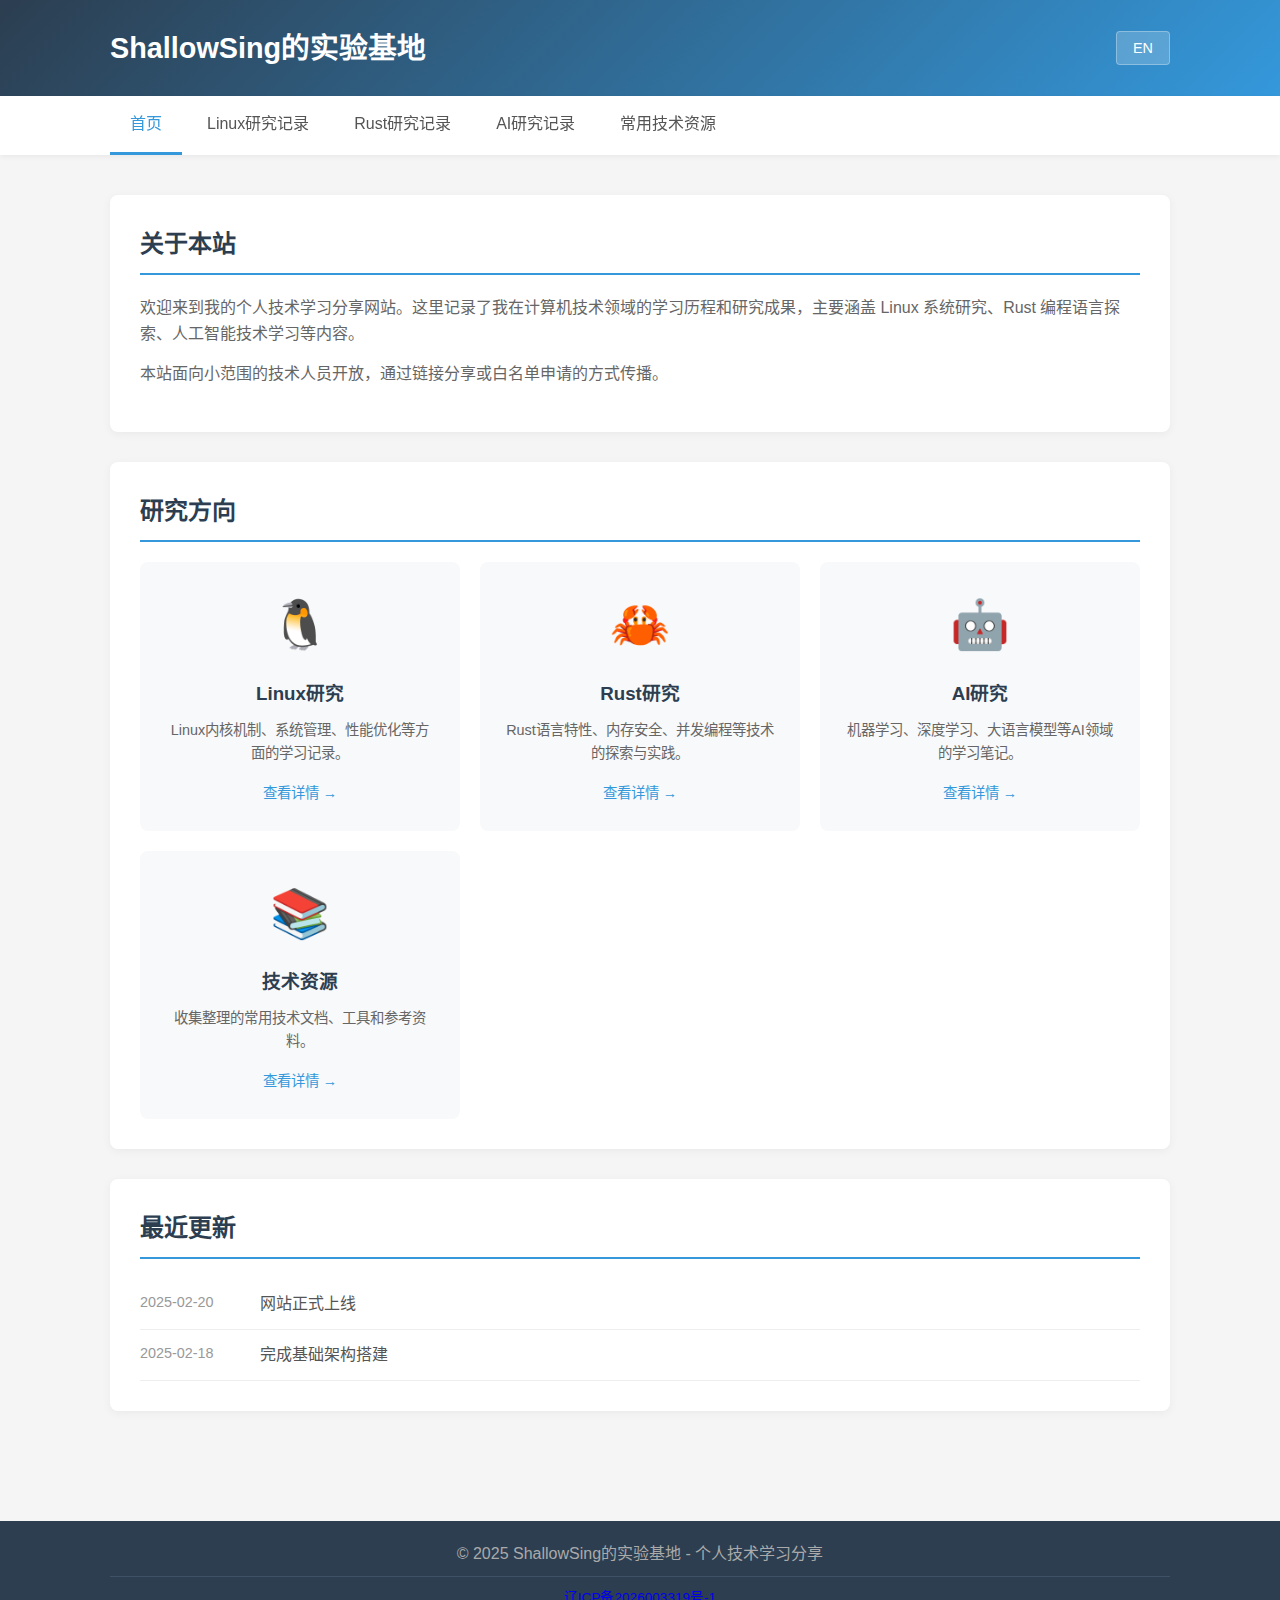
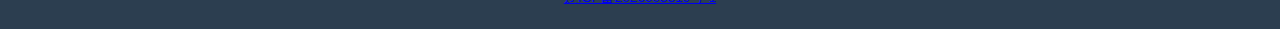
<file: index.html>
<!DOCTYPE html>
<html lang="zh-CN">
<head>
    <meta charset="UTF-8">
    <meta name="viewport" content="width=device-width, initial-scale=1.0">
    <title>ShallowSing的实验基地</title>
    <link rel="stylesheet" href="css/style.css">
</head>
<body>
    <header>
        <div class="container">
            <h1 class="site-title" data-zh="ShallowSing的实验基地" data-en="ShallowSing's Lab">ShallowSing的实验基地</h1>
            <button id="lang-toggle" class="lang-btn">EN</button>
        </div>
    </header>

    <nav>
        <div class="container">
            <ul class="nav-list">
                <li><a href="index.html" class="active" data-zh="首页" data-en="Home">首页</a></li>
                <li><a href="linux.html" data-zh="Linux研究记录" data-en="Linux Notes">Linux研究记录</a></li>
                <li><a href="rust.html" data-zh="Rust研究记录" data-en="Rust Notes">Rust研究记录</a></li>
                <li><a href="ai.html" data-zh="AI研究记录" data-en="AI Notes">AI研究记录</a></li>
                <li><a href="resources.html" data-zh="常用技术资源" data-en="Tech Resources">常用技术资源</a></li>
            </ul>
        </div>
    </nav>

    <main>
        <div class="container">
            <section class="intro-section">
                <h2 data-zh="关于本站" data-en="About">关于本站</h2>
                <p data-zh="欢迎来到我的个人技术学习分享网站。这里记录了我在计算机技术领域的学习历程和研究成果，主要涵盖 Linux 系统研究、Rust 编程语言探索、人工智能技术学习等内容。" data-en="Welcome to my personal tech learning website. Here I document my learning journey and research in computer technology, mainly covering Linux system research, Rust programming language exploration, and AI technology learning.">
                    欢迎来到我的个人技术学习分享网站。这里记录了我在计算机技术领域的学习历程和研究成果，主要涵盖 Linux 系统研究、Rust 编程语言探索、人工智能技术学习等内容。
                </p>
                <p data-zh="本站面向小范围的技术人员开放，通过链接分享或白名单申请的方式传播。" data-en="This site is open to a small group of technical personnel, shared via links or whitelist application.">
                    本站面向小范围的技术人员开放，通过链接分享或白名单申请的方式传播。
                </p>
            </section>

            <section class="topics-section">
                <h2 data-zh="研究方向" data-en="Research Topics">研究方向</h2>
                <div class="topics-grid">
                    <div class="topic-card">
                        <div class="topic-icon">🐧</div>
                        <h3 data-zh="Linux研究" data-en="Linux Research">Linux研究</h3>
                        <p data-zh="Linux内核机制、系统管理、性能优化等方面的学习记录。" data-en="Learning notes on Linux kernel mechanisms, system administration, and performance optimization.">Linux内核机制、系统管理、性能优化等方面的学习记录。</p>
                        <a href="linux.html" class="topic-link" data-zh="查看详情 →" data-en="View Details →">查看详情 →</a>
                    </div>
                    <div class="topic-card">
                        <div class="topic-icon">🦀</div>
                        <h3 data-zh="Rust研究" data-en="Rust Research">Rust研究</h3>
                        <p data-zh="Rust语言特性、内存安全、并发编程等技术的探索与实践。" data-en="Exploration and practice of Rust language features, memory safety, and concurrent programming.">Rust语言特性、内存安全、并发编程等技术的探索与实践。</p>
                        <a href="rust.html" class="topic-link" data-zh="查看详情 →" data-en="View Details →">查看详情 →</a>
                    </div>
                    <div class="topic-card">
                        <div class="topic-icon">🤖</div>
                        <h3 data-zh="AI研究" data-en="AI Research">AI研究</h3>
                        <p data-zh="机器学习、深度学习、大语言模型等AI领域的学习笔记。" data-en="Learning notes on machine learning, deep learning, and large language models.">机器学习、深度学习、大语言模型等AI领域的学习笔记。</p>
                        <a href="ai.html" class="topic-link" data-zh="查看详情 →" data-en="View Details →">查看详情 →</a>
                    </div>
                    <div class="topic-card">
                        <div class="topic-icon">📚</div>
                        <h3 data-zh="技术资源" data-en="Tech Resources">技术资源</h3>
                        <p data-zh="收集整理的常用技术文档、工具和参考资料。" data-en="Collected technical documents, tools, and reference materials.">收集整理的常用技术文档、工具和参考资料。</p>
                        <a href="resources.html" class="topic-link" data-zh="查看详情 →" data-en="View Details →">查看详情 →</a>
                    </div>
                </div>
            </section>

            <section class="update-section">
                <h2 data-zh="最近更新" data-en="Recent Updates">最近更新</h2>
                <ul class="update-list">
                    <li>
                        <span class="update-date">2025-02-20</span>
                        <span class="update-title" data-zh="网站正式上线" data-en="Website Launched">网站正式上线</span>
                    </li>
                    <li>
                        <span class="update-date">2025-02-18</span>
                        <span class="update-title" data-zh="完成基础架构搭建" data-en="Basic Architecture Completed">完成基础架构搭建</span>
                    </li>
                </ul>
            </section>
        </div>
    </main>

    <footer>
        <div class="container">
            <p data-zh="© 2025 ShallowSing的实验基地 - 个人技术学习分享" data-en="© 2025 ShallowSing's Lab - Personal Tech Learning & Sharing">© 2025 ShallowSing的实验基地 - 个人技术学习分享</p>
            <div class="icp-info">
                <a href="https://beian.miit.gov.cn/" target="_blank" data-zh="辽ICP备2026003319号-1" data-en="辽ICP备2026003319号-1">辽ICP备2026003319号-1</a>
            </div>
        </div>
    </footer>

    <script src="js/lang-switch.js"></script>
</body>
</html>
</file>
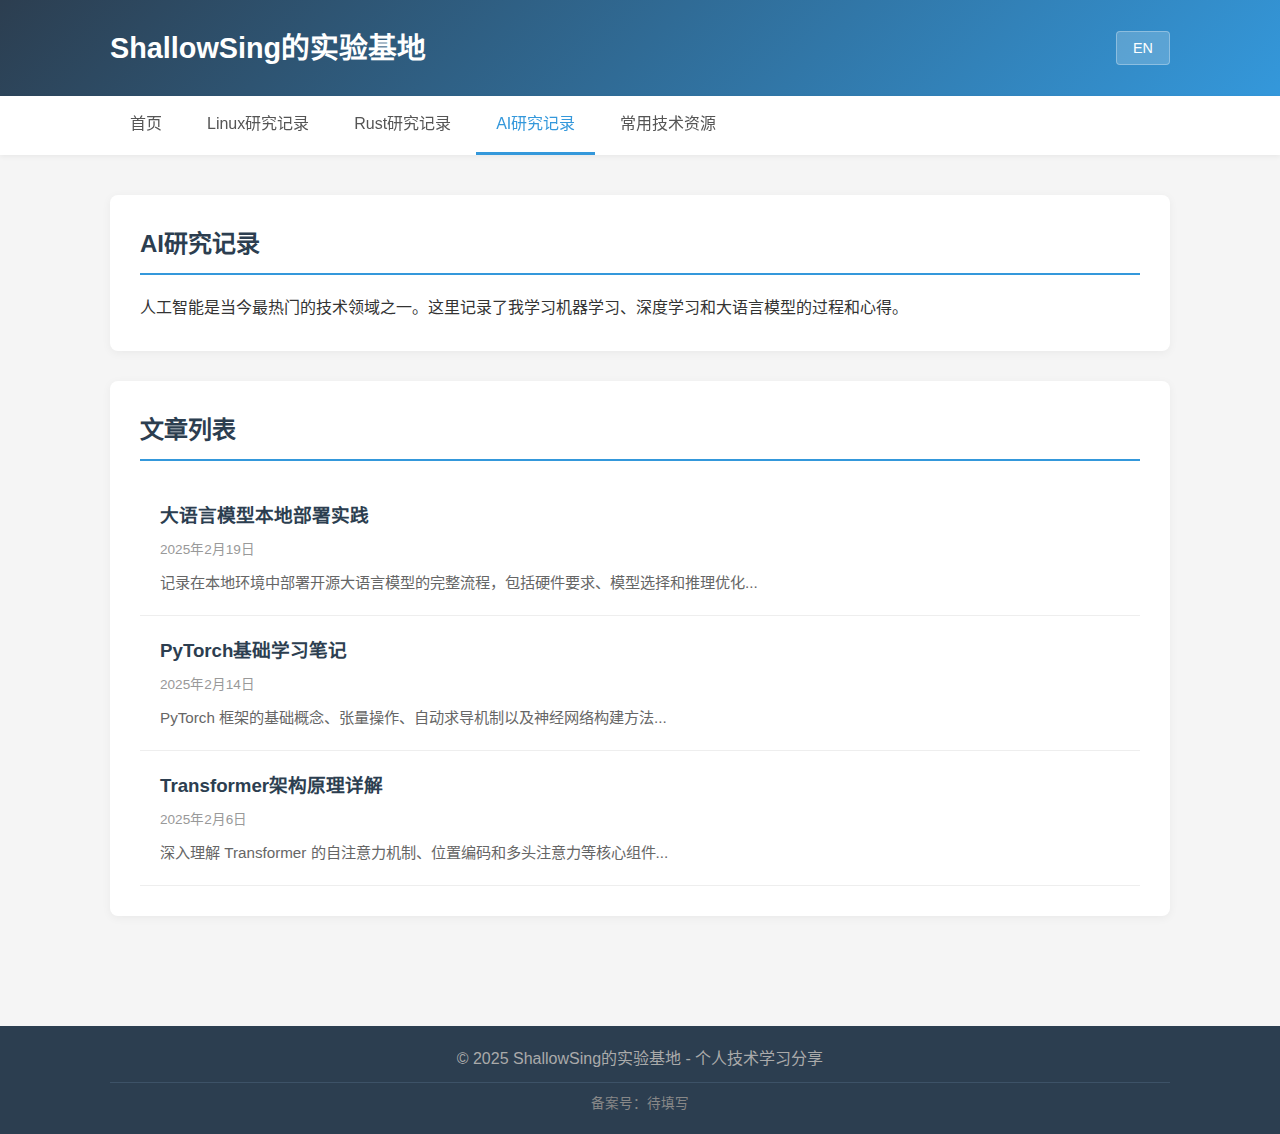
<file: ai.html>
<!DOCTYPE html>
<html lang="zh-CN">
<head>
    <meta charset="UTF-8">
    <meta name="viewport" content="width=device-width, initial-scale=1.0">
    <title>AI研究记录 - ShallowSing的实验基地</title>
    <link rel="stylesheet" href="css/style.css">
</head>
<body>
    <header>
        <div class="container">
            <h1 class="site-title" data-zh="ShallowSing的实验基地" data-en="ShallowSing's Lab">ShallowSing的实验基地</h1>
            <button id="lang-toggle" class="lang-btn">EN</button>
        </div>
    </header>

    <nav>
        <div class="container">
            <ul class="nav-list">
                <li><a href="index.html" data-zh="首页" data-en="Home">首页</a></li>
                <li><a href="linux.html" data-zh="Linux研究记录" data-en="Linux Notes">Linux研究记录</a></li>
                <li><a href="rust.html" data-zh="Rust研究记录" data-en="Rust Notes">Rust研究记录</a></li>
                <li><a href="ai.html" class="active" data-zh="AI研究记录" data-en="AI Notes">AI研究记录</a></li>
                <li><a href="resources.html" data-zh="常用技术资源" data-en="Tech Resources">常用技术资源</a></li>
            </ul>
        </div>
    </nav>

    <main>
        <div class="container">
            <section>
                <h2 data-zh="AI研究记录" data-en="AI Research Notes">AI研究记录</h2>
                <p data-zh="人工智能是当今最热门的技术领域之一。这里记录了我学习机器学习、深度学习和大语言模型的过程和心得。" data-en="Artificial Intelligence is one of the hottest technology fields today. Here I document my learning process and insights on machine learning, deep learning, and large language models.">
                    人工智能是当今最热门的技术领域之一。这里记录了我学习机器学习、深度学习和大语言模型的过程和心得。
                </p>
            </section>

            <section>
                <h2 data-zh="文章列表" data-en="Articles">文章列表</h2>
                <ul class="article-list">
                    <li class="article-item">
                        <h3><a href="#" data-zh="大语言模型本地部署实践" data-en="Local Deployment of Large Language Models">大语言模型本地部署实践</a></h3>
                        <div class="article-meta">
                            <span data-zh="2025年2月19日" data-en="Feb 19, 2025">2025年2月19日</span>
                        </div>
                        <p class="article-excerpt" data-zh="记录在本地环境中部署开源大语言模型的完整流程，包括硬件要求、模型选择和推理优化..." data-en="Documenting the complete process of deploying open-source LLMs locally, including hardware requirements, model selection, and inference optimization...">记录在本地环境中部署开源大语言模型的完整流程，包括硬件要求、模型选择和推理优化...</p>
                    </li>
                    <li class="article-item">
                        <h3><a href="#" data-zh="PyTorch基础学习笔记" data-en="PyTorch Basics Learning Notes">PyTorch基础学习笔记</a></h3>
                        <div class="article-meta">
                            <span data-zh="2025年2月14日" data-en="Feb 14, 2025">2025年2月14日</span>
                        </div>
                        <p class="article-excerpt" data-zh="PyTorch 框架的基础概念、张量操作、自动求导机制以及神经网络构建方法..." data-en="Basic concepts of PyTorch framework, tensor operations, automatic differentiation, and neural network construction methods...">PyTorch 框架的基础概念、张量操作、自动求导机制以及神经网络构建方法...</p>
                    </li>
                    <li class="article-item">
                        <h3><a href="#" data-zh="Transformer架构原理详解" data-en="Transformer Architecture Explained">Transformer架构原理详解</a></h3>
                        <div class="article-meta">
                            <span data-zh="2025年2月6日" data-en="Feb 6, 2025">2025年2月6日</span>
                        </div>
                        <p class="article-excerpt" data-zh="深入理解 Transformer 的自注意力机制、位置编码和多头注意力等核心组件..." data-en="Deep understanding of Transformer's core components including self-attention mechanism, positional encoding, and multi-head attention...">深入理解 Transformer 的自注意力机制、位置编码和多头注意力等核心组件...</p>
                    </li>
                </ul>
            </section>
        </div>
    </main>

    <footer>
        <div class="container">
            <p data-zh="© 2025 ShallowSing的实验基地 - 个人技术学习分享" data-en="© 2025 ShallowSing's Lab - Personal Tech Learning & Sharing">© 2025 ShallowSing的实验基地 - 个人技术学习分享</p>
            <div class="icp-info">
                <span data-zh="备案号：待填写" data-en="ICP License: Pending">备案号：待填写</span>
            </div>
        </div>
    </footer>

    <script src="js/lang-switch.js"></script>
</body>
</html>
</file>
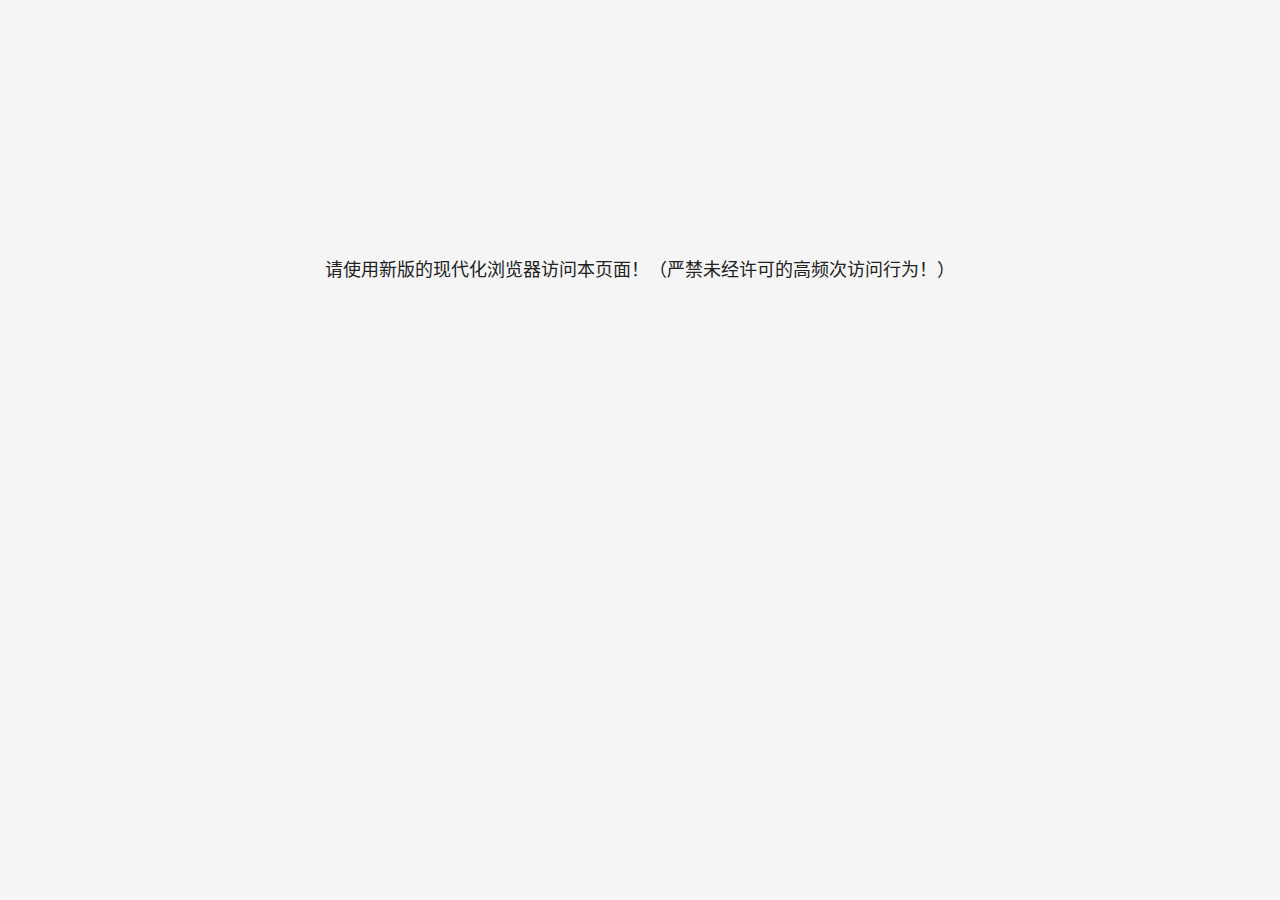
<file: http-version_warn.html>
<!DOCTYPE html>
<html lang="zh-CN">
<head>
    <meta charset="UTF-8">
    <meta name="viewport" content="width=device-width, initial-scale=1.0">
    <title>访问提示</title>
    <style>
        body{
            margin: 0;
            padding: 20% 20px 0;
            font: 18px/1.6 "Microsoft YaHei", system-ui, sans-serif;
            color: #222;
            background: #f5f5f5;
            text-align: center;
        }
    </style>
</head>
<body>
请使用新版的现代化浏览器访问本页面！（严禁未经许可的高频次访问行为！）
</body>
</html>
</file>
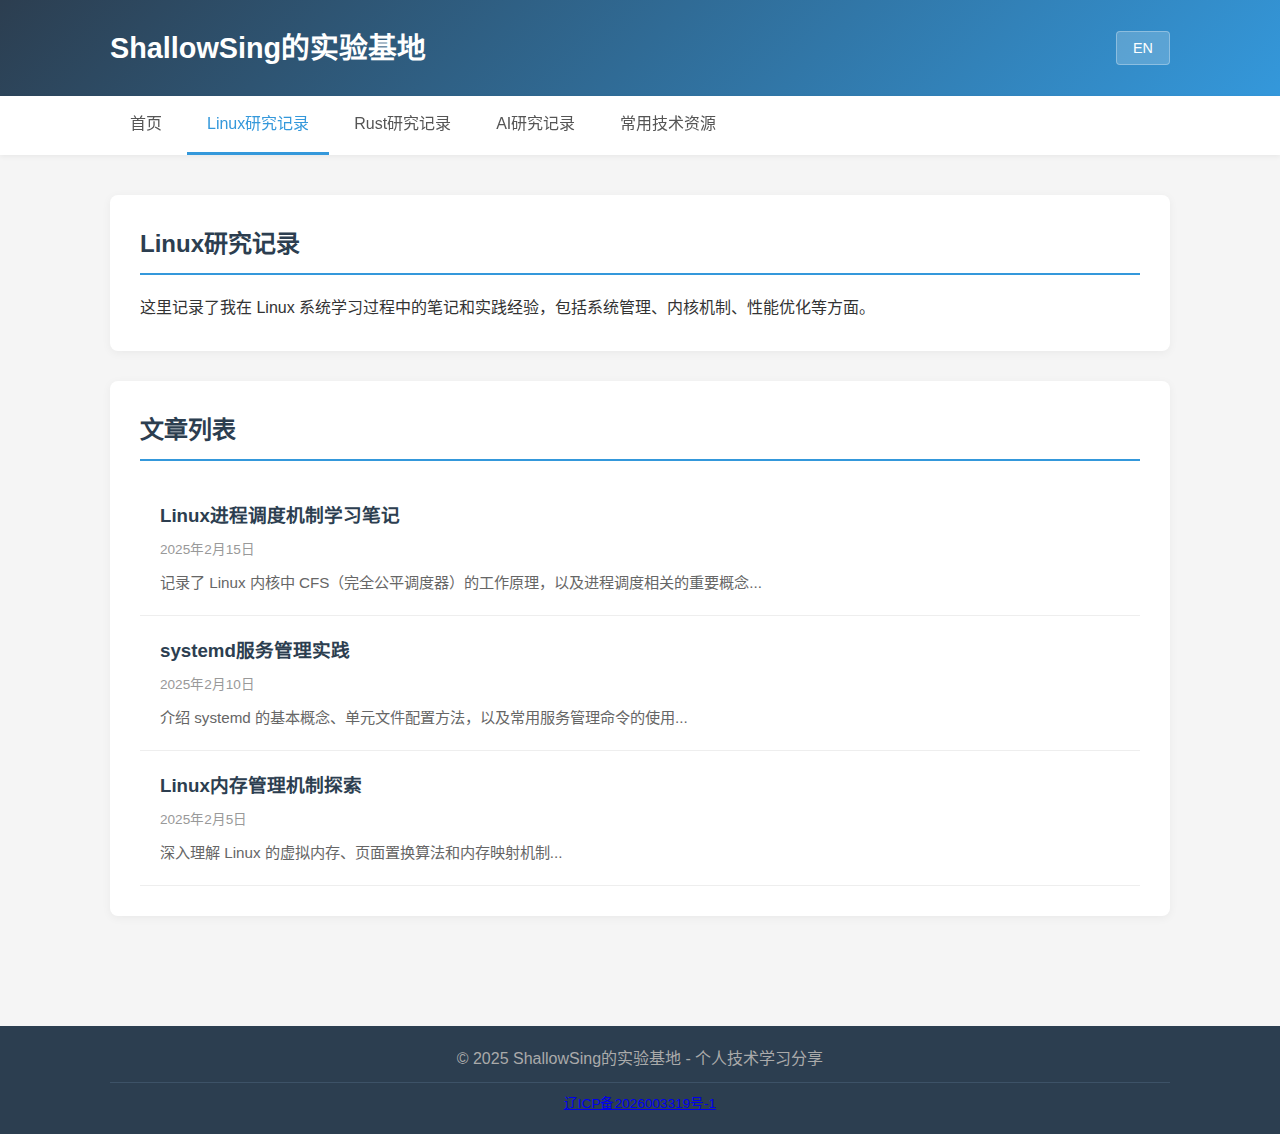
<file: linux.html>
<!DOCTYPE html>
<html lang="zh-CN">
<head>
    <meta charset="UTF-8">
    <meta name="viewport" content="width=device-width, initial-scale=1.0">
    <title>Linux研究记录 - ShallowSing的实验基地</title>
    <link rel="stylesheet" href="css/style.css">
</head>
<body>
    <header>
        <div class="container">
            <h1 class="site-title" data-zh="ShallowSing的实验基地" data-en="ShallowSing's Lab">ShallowSing的实验基地</h1>
            <button id="lang-toggle" class="lang-btn">EN</button>
        </div>
    </header>

    <nav>
        <div class="container">
            <ul class="nav-list">
                <li><a href="index.html" data-zh="首页" data-en="Home">首页</a></li>
                <li><a href="linux.html" class="active" data-zh="Linux研究记录" data-en="Linux Notes">Linux研究记录</a></li>
                <li><a href="rust.html" data-zh="Rust研究记录" data-en="Rust Notes">Rust研究记录</a></li>
                <li><a href="ai.html" data-zh="AI研究记录" data-en="AI Notes">AI研究记录</a></li>
                <li><a href="resources.html" data-zh="常用技术资源" data-en="Tech Resources">常用技术资源</a></li>
            </ul>
        </div>
    </nav>

    <main>
        <div class="container">
            <section>
                <h2 data-zh="Linux研究记录" data-en="Linux Research Notes">Linux研究记录</h2>
                <p data-zh="这里记录了我在 Linux 系统学习过程中的笔记和实践经验，包括系统管理、内核机制、性能优化等方面。" data-en="Here I document my notes and practical experience in learning Linux systems, including system administration, kernel mechanisms, and performance optimization.">
                    这里记录了我在 Linux 系统学习过程中的笔记和实践经验，包括系统管理、内核机制、性能优化等方面。
                </p>
            </section>

            <section>
                <h2 data-zh="文章列表" data-en="Articles">文章列表</h2>
                <ul class="article-list">
                    <li class="article-item">
                        <h3><a href="#" data-zh="Linux进程调度机制学习笔记" data-en="Linux Process Scheduling Notes">Linux进程调度机制学习笔记</a></h3>
                        <div class="article-meta">
                            <span data-zh="2025年2月15日" data-en="Feb 15, 2025">2025年2月15日</span>
                        </div>
                        <p class="article-excerpt" data-zh="记录了 Linux 内核中 CFS（完全公平调度器）的工作原理，以及进程调度相关的重要概念..." data-en="Documenting the working principles of CFS (Completely Fair Scheduler) in the Linux kernel and important concepts related to process scheduling...">记录了 Linux 内核中 CFS（完全公平调度器）的工作原理，以及进程调度相关的重要概念...</p>
                    </li>
                    <li class="article-item">
                        <h3><a href="#" data-zh="systemd服务管理实践" data-en="systemd Service Management Practice">systemd服务管理实践</a></h3>
                        <div class="article-meta">
                            <span data-zh="2025年2月10日" data-en="Feb 10, 2025">2025年2月10日</span>
                        </div>
                        <p class="article-excerpt" data-zh="介绍 systemd 的基本概念、单元文件配置方法，以及常用服务管理命令的使用..." data-en="Introduction to systemd basics, unit file configuration, and common service management commands...">介绍 systemd 的基本概念、单元文件配置方法，以及常用服务管理命令的使用...</p>
                    </li>
                    <li class="article-item">
                        <h3><a href="#" data-zh="Linux内存管理机制探索" data-en="Linux Memory Management Exploration">Linux内存管理机制探索</a></h3>
                        <div class="article-meta">
                            <span data-zh="2025年2月5日" data-en="Feb 5, 2025">2025年2月5日</span>
                        </div>
                        <p class="article-excerpt" data-zh="深入理解 Linux 的虚拟内存、页面置换算法和内存映射机制..." data-en="Deep dive into Linux virtual memory, page replacement algorithms, and memory mapping mechanisms...">深入理解 Linux 的虚拟内存、页面置换算法和内存映射机制...</p>
                    </li>
                </ul>
            </section>
        </div>
    </main>

    <footer>
        <div class="container">
            <p data-zh="© 2025 ShallowSing的实验基地 - 个人技术学习分享" data-en="© 2025 ShallowSing's Lab - Personal Tech Learning & Sharing">© 2025 ShallowSing的实验基地 - 个人技术学习分享</p>
            <div class="icp-info">
                <a href="https://beian.miit.gov.cn/" target="_blank" data-zh="辽ICP备2026003319号-1" data-en="辽ICP备2026003319号-1">辽ICP备2026003319号-1</a>
            </div>
        </div>
    </footer>

    <script src="js/lang-switch.js"></script>
</body>
</html>
</file>
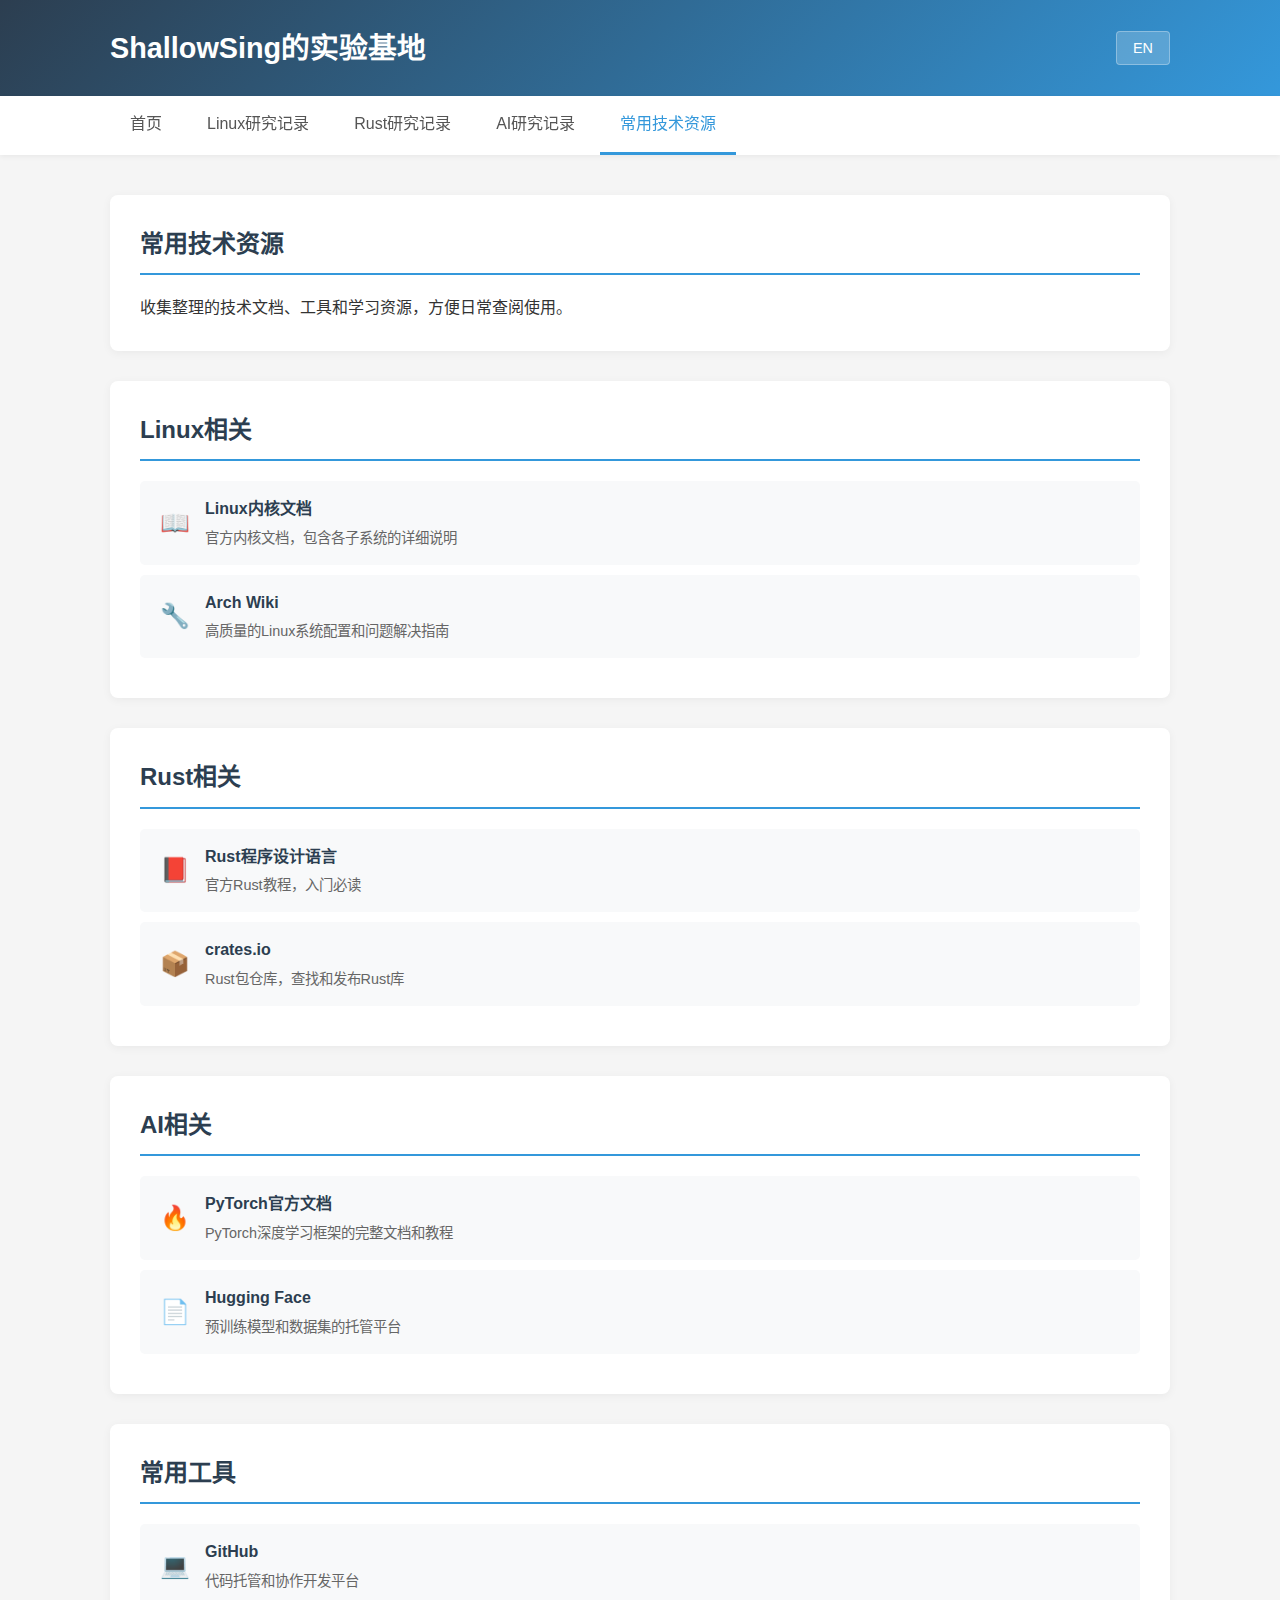
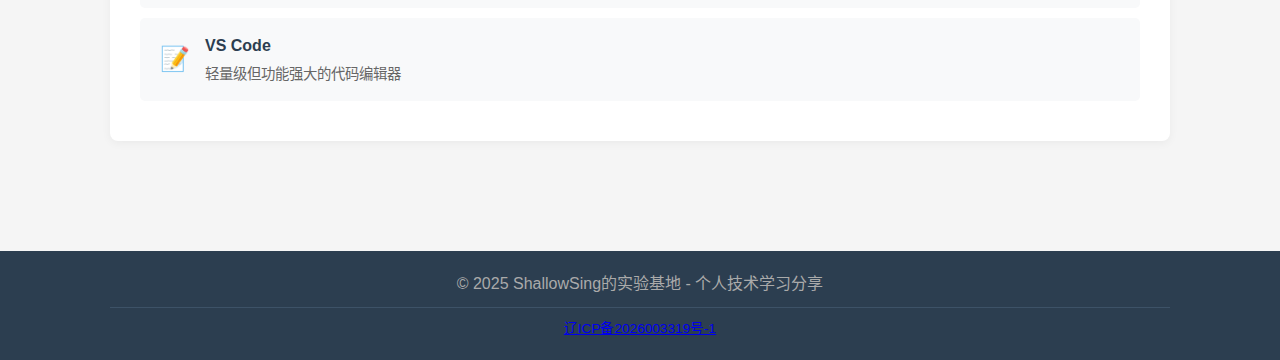
<file: resources.html>
<!DOCTYPE html>
<html lang="zh-CN">
<head>
    <meta charset="UTF-8">
    <meta name="viewport" content="width=device-width, initial-scale=1.0">
    <title>常用技术资源 - ShallowSing的实验基地</title>
    <link rel="stylesheet" href="css/style.css">
</head>
<body>
    <header>
        <div class="container">
            <h1 class="site-title" data-zh="ShallowSing的实验基地" data-en="ShallowSing's Lab">ShallowSing的实验基地</h1>
            <button id="lang-toggle" class="lang-btn">EN</button>
        </div>
    </header>

    <nav>
        <div class="container">
            <ul class="nav-list">
                <li><a href="index.html" data-zh="首页" data-en="Home">首页</a></li>
                <li><a href="linux.html" data-zh="Linux研究记录" data-en="Linux Notes">Linux研究记录</a></li>
                <li><a href="rust.html" data-zh="Rust研究记录" data-en="Rust Notes">Rust研究记录</a></li>
                <li><a href="ai.html" data-zh="AI研究记录" data-en="AI Notes">AI研究记录</a></li>
                <li><a href="resources.html" class="active" data-zh="常用技术资源" data-en="Tech Resources">常用技术资源</a></li>
            </ul>
        </div>
    </nav>

    <main>
        <div class="container">
            <section>
                <h2 data-zh="常用技术资源" data-en="Tech Resources">常用技术资源</h2>
                <p data-zh="收集整理的技术文档、工具和学习资源，方便日常查阅使用。" data-en="Collected technical documents, tools, and learning resources for daily reference.">
                    收集整理的技术文档、工具和学习资源，方便日常查阅使用。
                </p>
            </section>

            <section>
                <h2 data-zh="Linux相关" data-en="Linux Related">Linux相关</h2>
                <ul class="resource-list">
                    <li class="resource-item">
                        <span class="resource-icon">📖</span>
                        <div class="resource-info">
                            <h4 data-zh="Linux内核文档" data-en="Linux Kernel Documentation">Linux内核文档</h4>
                            <p data-zh="官方内核文档，包含各子系统的详细说明" data-en="Official kernel documentation with detailed descriptions of subsystems">官方内核文档，包含各子系统的详细说明</p>
                        </div>
                    </li>
                    <li class="resource-item">
                        <span class="resource-icon">🔧</span>
                        <div class="resource-info">
                            <h4 data-zh="Arch Wiki" data-en="Arch Wiki">Arch Wiki</h4>
                            <p data-zh="高质量的Linux系统配置和问题解决指南" data-en="High-quality Linux system configuration and troubleshooting guides">高质量的Linux系统配置和问题解决指南</p>
                        </div>
                    </li>
                </ul>
            </section>

            <section>
                <h2 data-zh="Rust相关" data-en="Rust Related">Rust相关</h2>
                <ul class="resource-list">
                    <li class="resource-item">
                        <span class="resource-icon">📕</span>
                        <div class="resource-info">
                            <h4 data-zh="Rust程序设计语言" data-en="The Rust Programming Language">Rust程序设计语言</h4>
                            <p data-zh="官方Rust教程，入门必读" data-en="Official Rust tutorial, essential for beginners">官方Rust教程，入门必读</p>
                        </div>
                    </li>
                    <li class="resource-item">
                        <span class="resource-icon">📦</span>
                        <div class="resource-info">
                            <h4 data-zh="crates.io" data-en="crates.io">crates.io</h4>
                            <p data-zh="Rust包仓库，查找和发布Rust库" data-en="Rust package registry, find and publish Rust libraries">Rust包仓库，查找和发布Rust库</p>
                        </div>
                    </li>
                </ul>
            </section>

            <section>
                <h2 data-zh="AI相关" data-en="AI Related">AI相关</h2>
                <ul class="resource-list">
                    <li class="resource-item">
                        <span class="resource-icon">🔥</span>
                        <div class="resource-info">
                            <h4 data-zh="PyTorch官方文档" data-en="PyTorch Official Docs">PyTorch官方文档</h4>
                            <p data-zh="PyTorch深度学习框架的完整文档和教程" data-en="Complete documentation and tutorials for PyTorch deep learning framework">PyTorch深度学习框架的完整文档和教程</p>
                        </div>
                    </li>
                    <li class="resource-item">
                        <span class="resource-icon">📄</span>
                        <div class="resource-info">
                            <h4 data-zh="Hugging Face" data-en="Hugging Face">Hugging Face</h4>
                            <p data-zh="预训练模型和数据集的托管平台" data-en="Platform for hosting pre-trained models and datasets">预训练模型和数据集的托管平台</p>
                        </div>
                    </li>
                </ul>
            </section>

            <section>
                <h2 data-zh="常用工具" data-en="Common Tools">常用工具</h2>
                <ul class="resource-list">
                    <li class="resource-item">
                        <span class="resource-icon">💻</span>
                        <div class="resource-info">
                            <h4 data-zh="GitHub" data-en="GitHub">GitHub</h4>
                            <p data-zh="代码托管和协作开发平台" data-en="Code hosting and collaborative development platform">代码托管和协作开发平台</p>
                        </div>
                    </li>
                    <li class="resource-item">
                        <span class="resource-icon">📝</span>
                        <div class="resource-info">
                            <h4 data-zh="VS Code" data-en="VS Code">VS Code</h4>
                            <p data-zh="轻量级但功能强大的代码编辑器" data-en="Lightweight yet powerful code editor">轻量级但功能强大的代码编辑器</p>
                        </div>
                    </li>
                </ul>
            </section>
        </div>
    </main>

    <footer>
        <div class="container">
            <p data-zh="© 2025 ShallowSing的实验基地 - 个人技术学习分享" data-en="© 2025 ShallowSing's Lab - Personal Tech Learning & Sharing">© 2025 ShallowSing的实验基地 - 个人技术学习分享</p>
            <div class="icp-info">
                <a href="https://beian.miit.gov.cn/" target="_blank" data-zh="辽ICP备2026003319号-1" data-en="辽ICP备2026003319号-1">辽ICP备2026003319号-1</a>
            </div>
        </div>
    </footer>

    <script src="js/lang-switch.js"></script>
</body>
</html>
</file>
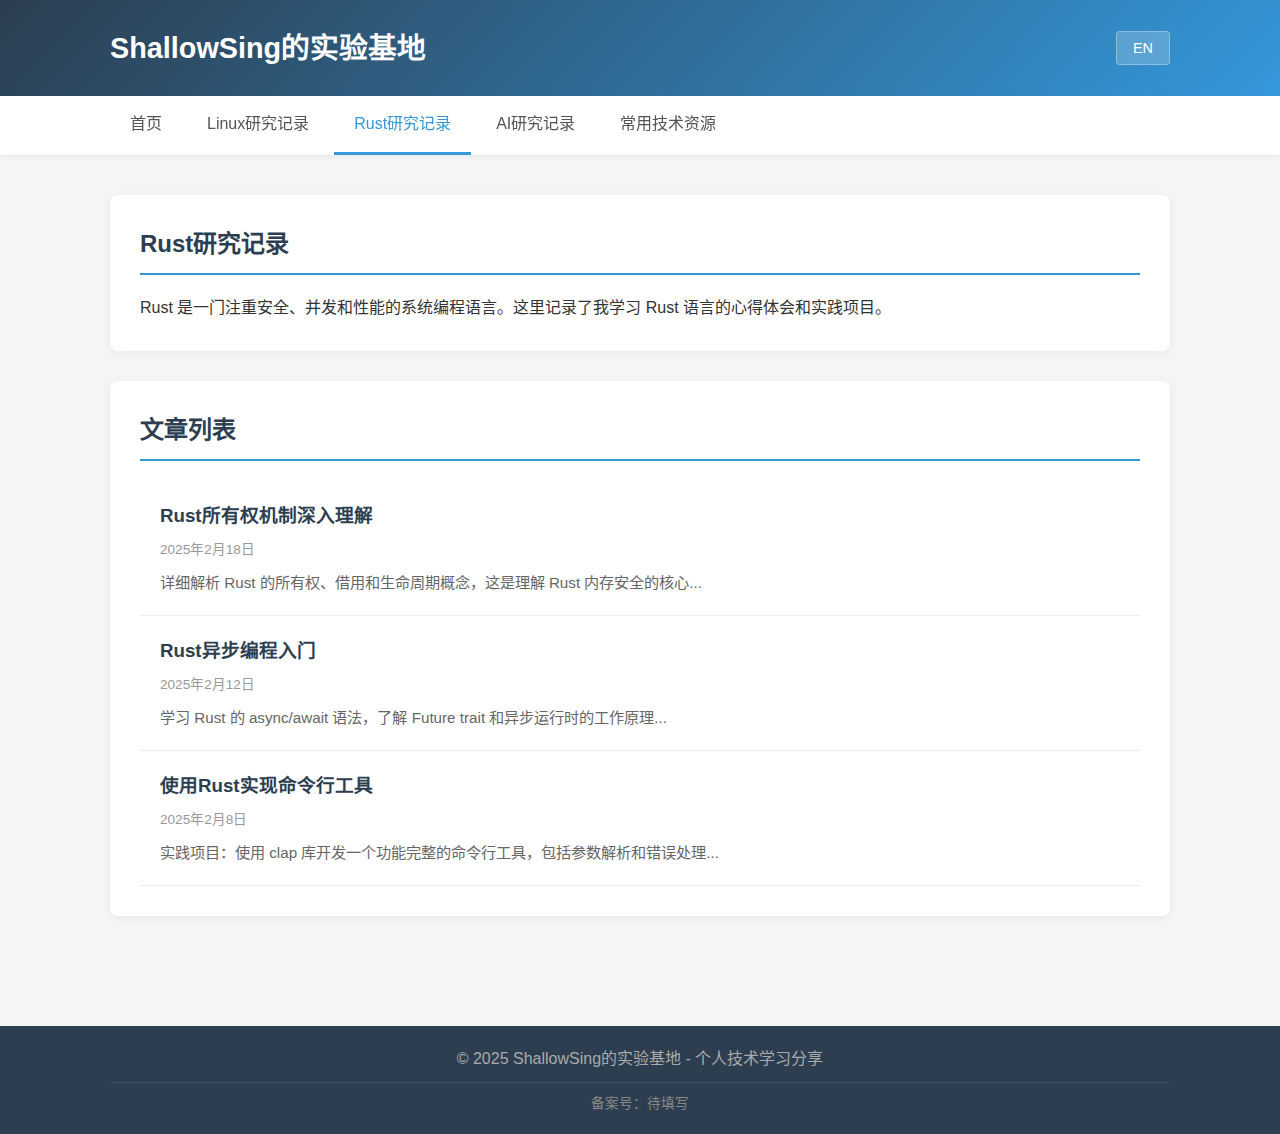
<file: rust.html>
<!DOCTYPE html>
<html lang="zh-CN">
<head>
    <meta charset="UTF-8">
    <meta name="viewport" content="width=device-width, initial-scale=1.0">
    <title>Rust研究记录 - ShallowSing的实验基地</title>
    <link rel="stylesheet" href="css/style.css">
</head>
<body>
    <header>
        <div class="container">
            <h1 class="site-title" data-zh="ShallowSing的实验基地" data-en="ShallowSing's Lab">ShallowSing的实验基地</h1>
            <button id="lang-toggle" class="lang-btn">EN</button>
        </div>
    </header>

    <nav>
        <div class="container">
            <ul class="nav-list">
                <li><a href="index.html" data-zh="首页" data-en="Home">首页</a></li>
                <li><a href="linux.html" data-zh="Linux研究记录" data-en="Linux Notes">Linux研究记录</a></li>
                <li><a href="rust.html" class="active" data-zh="Rust研究记录" data-en="Rust Notes">Rust研究记录</a></li>
                <li><a href="ai.html" data-zh="AI研究记录" data-en="AI Notes">AI研究记录</a></li>
                <li><a href="resources.html" data-zh="常用技术资源" data-en="Tech Resources">常用技术资源</a></li>
            </ul>
        </div>
    </nav>

    <main>
        <div class="container">
            <section>
                <h2 data-zh="Rust研究记录" data-en="Rust Research Notes">Rust研究记录</h2>
                <p data-zh="Rust 是一门注重安全、并发和性能的系统编程语言。这里记录了我学习 Rust 语言的心得体会和实践项目。" data-en="Rust is a systems programming language focused on safety, concurrency, and performance. Here I document my learning experience and practical projects with Rust.">
                    Rust 是一门注重安全、并发和性能的系统编程语言。这里记录了我学习 Rust 语言的心得体会和实践项目。
                </p>
            </section>

            <section>
                <h2 data-zh="文章列表" data-en="Articles">文章列表</h2>
                <ul class="article-list">
                    <li class="article-item">
                        <h3><a href="#" data-zh="Rust所有权机制深入理解" data-en="Deep Dive into Rust Ownership">Rust所有权机制深入理解</a></h3>
                        <div class="article-meta">
                            <span data-zh="2025年2月18日" data-en="Feb 18, 2025">2025年2月18日</span>
                        </div>
                        <p class="article-excerpt" data-zh="详细解析 Rust 的所有权、借用和生命周期概念，这是理解 Rust 内存安全的核心..." data-en="Detailed analysis of Rust's ownership, borrowing, and lifetime concepts, which are core to understanding Rust's memory safety...">详细解析 Rust 的所有权、借用和生命周期概念，这是理解 Rust 内存安全的核心...</p>
                    </li>
                    <li class="article-item">
                        <h3><a href="#" data-zh="Rust异步编程入门" data-en="Introduction to Rust Async Programming">Rust异步编程入门</a></h3>
                        <div class="article-meta">
                            <span data-zh="2025年2月12日" data-en="Feb 12, 2025">2025年2月12日</span>
                        </div>
                        <p class="article-excerpt" data-zh="学习 Rust 的 async/await 语法，了解 Future trait 和异步运行时的工作原理..." data-en="Learning Rust's async/await syntax, understanding the Future trait and how async runtimes work...">学习 Rust 的 async/await 语法，了解 Future trait 和异步运行时的工作原理...</p>
                    </li>
                    <li class="article-item">
                        <h3><a href="#" data-zh="使用Rust实现命令行工具" data-en="Building CLI Tools with Rust">使用Rust实现命令行工具</a></h3>
                        <div class="article-meta">
                            <span data-zh="2025年2月8日" data-en="Feb 8, 2025">2025年2月8日</span>
                        </div>
                        <p class="article-excerpt" data-zh="实践项目：使用 clap 库开发一个功能完整的命令行工具，包括参数解析和错误处理..." data-en="Practical project: Developing a fully functional CLI tool using the clap library, including argument parsing and error handling...">实践项目：使用 clap 库开发一个功能完整的命令行工具，包括参数解析和错误处理...</p>
                    </li>
                </ul>
            </section>
        </div>
    </main>

    <footer>
        <div class="container">
            <p data-zh="© 2025 ShallowSing的实验基地 - 个人技术学习分享" data-en="© 2025 ShallowSing's Lab - Personal Tech Learning & Sharing">© 2025 ShallowSing的实验基地 - 个人技术学习分享</p>
            <div class="icp-info">
                <span data-zh="备案号：待填写" data-en="ICP License: Pending">备案号：待填写</span>
            </div>
        </div>
    </footer>

    <script src="js/lang-switch.js"></script>
</body>
</html>
</file>
<file: css/style.css>
* {
    margin: 0;
    padding: 0;
    box-sizing: border-box;
}

body {
    font-family: -apple-system, BlinkMacSystemFont, "Segoe UI", Roboto, "Helvetica Neue", Arial, sans-serif;
    line-height: 1.6;
    color: #333;
    background-color: #f5f5f5;
}

.container {
    max-width: 1100px;
    margin: 0 auto;
    padding: 0 20px;
}

header {
    background: linear-gradient(135deg, #2c3e50, #3498db);
    color: white;
    padding: 25px 0;
    box-shadow: 0 2px 10px rgba(0,0,0,0.1);
}

header .container {
    display: flex;
    justify-content: space-between;
    align-items: center;
}

.site-title {
    font-size: 1.8rem;
    font-weight: 600;
}

.lang-btn {
    background: rgba(255,255,255,0.2);
    border: 1px solid rgba(255,255,255,0.3);
    color: white;
    padding: 8px 16px;
    border-radius: 4px;
    cursor: pointer;
    font-size: 0.9rem;
    transition: background 0.3s;
}

.lang-btn:hover {
    background: rgba(255,255,255,0.3);
}

nav {
    background: #fff;
    box-shadow: 0 2px 5px rgba(0,0,0,0.05);
    position: sticky;
    top: 0;
    z-index: 100;
}

.nav-list {
    display: flex;
    list-style: none;
    gap: 5px;
}

.nav-list li a {
    display: block;
    padding: 15px 20px;
    color: #555;
    text-decoration: none;
    transition: all 0.3s;
    border-bottom: 3px solid transparent;
}

.nav-list li a:hover {
    color: #3498db;
    background: #f8f9fa;
}

.nav-list li a.active {
    color: #3498db;
    border-bottom-color: #3498db;
}

main {
    padding: 40px 0;
}

section {
    background: white;
    padding: 30px;
    margin-bottom: 30px;
    border-radius: 8px;
    box-shadow: 0 2px 10px rgba(0,0,0,0.05);
}

section h2 {
    color: #2c3e50;
    margin-bottom: 20px;
    padding-bottom: 10px;
    border-bottom: 2px solid #3498db;
}

.intro-section p {
    margin-bottom: 15px;
    color: #666;
}

.topics-grid {
    display: grid;
    grid-template-columns: repeat(auto-fit, minmax(250px, 1fr));
    gap: 20px;
}

.topic-card {
    background: #f8f9fa;
    padding: 25px;
    border-radius: 8px;
    text-align: center;
    transition: transform 0.3s, box-shadow 0.3s;
}

.topic-card:hover {
    transform: translateY(-5px);
    box-shadow: 0 5px 20px rgba(0,0,0,0.1);
}

.topic-icon {
    font-size: 3rem;
    margin-bottom: 15px;
}

.topic-card h3 {
    color: #2c3e50;
    margin-bottom: 10px;
}

.topic-card p {
    color: #666;
    font-size: 0.9rem;
    margin-bottom: 15px;
}

.topic-link {
    color: #3498db;
    text-decoration: none;
    font-size: 0.9rem;
    transition: color 0.3s;
}

.topic-link:hover {
    color: #2980b9;
}

.update-list {
    list-style: none;
}

.update-list li {
    padding: 12px 0;
    border-bottom: 1px solid #eee;
    display: flex;
    gap: 20px;
}

.update-date {
    color: #999;
    font-size: 0.9rem;
    min-width: 100px;
}

.update-title {
    color: #555;
}

footer {
    background: #2c3e50;
    color: #aaa;
    text-align: center;
    padding: 20px 0;
    margin-top: 40px;
}

footer p {
    margin-bottom: 10px;
}

.icp-info {
    font-size: 0.85rem;
    color: #888;
    padding-top: 10px;
    border-top: 1px solid #3d5267;
}

.article-list {
    list-style: none;
}

.article-item {
    padding: 20px;
    border-bottom: 1px solid #eee;
    transition: background 0.3s;
}

.article-item:hover {
    background: #f8f9fa;
}

.article-item h3 {
    color: #2c3e50;
    margin-bottom: 8px;
}

.article-item h3 a {
    color: inherit;
    text-decoration: none;
}

.article-item h3 a:hover {
    color: #3498db;
}

.article-meta {
    font-size: 0.85rem;
    color: #999;
    margin-bottom: 10px;
}

.article-excerpt {
    color: #666;
    font-size: 0.95rem;
}

.resource-list {
    list-style: none;
}

.resource-item {
    padding: 15px 20px;
    background: #f8f9fa;
    margin-bottom: 10px;
    border-radius: 5px;
    display: flex;
    align-items: center;
    gap: 15px;
}

.resource-icon {
    font-size: 1.5rem;
}

.resource-info h4 {
    color: #2c3e50;
    margin-bottom: 5px;
}

.resource-info p {
    color: #666;
    font-size: 0.9rem;
}

.resource-link {
    margin-left: auto;
    color: #3498db;
    text-decoration: none;
}

.resource-link:hover {
    color: #2980b9;
}

@media (max-width: 768px) {
    .nav-list {
        flex-wrap: wrap;
    }
    
    .nav-list li a {
        padding: 10px 15px;
    }
    
    .topics-grid {
        grid-template-columns: 1fr;
    }
    
    header .container {
        flex-direction: column;
        gap: 15px;
    }
}
</file>
